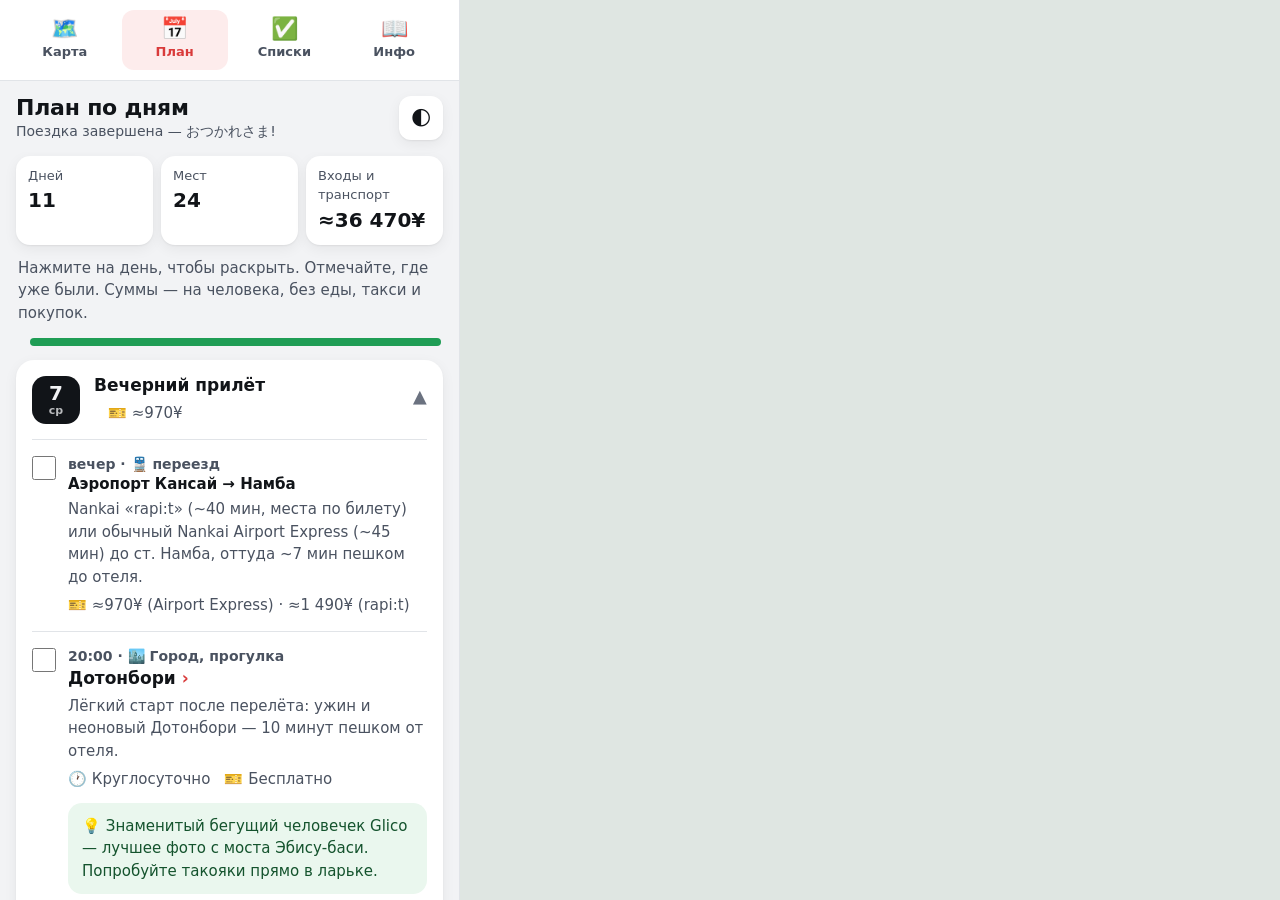
<file: schedule.html>
<!DOCTYPE html>
<html lang="ru">
<head>
<meta charset="UTF-8">
<title>Япония · план</title>
<!-- Расписание теперь внутри приложения (вкладки «План», «Списки», «Инфо») — перенаправляем туда -->
<script>
const map={plan:'plan',bookings:'lists/bookings',shopping:'lists/shopping',packing:'lists/packing',cheat:'info',hotels:'info'};
location.replace('index.html#'+(map[location.hash.slice(1)]||'plan'));
</script>
<meta http-equiv="refresh" content="0; url=index.html#plan">
</head>
<body><a href="index.html#plan">Открыть план поездки</a></body>
</html>
</file>
